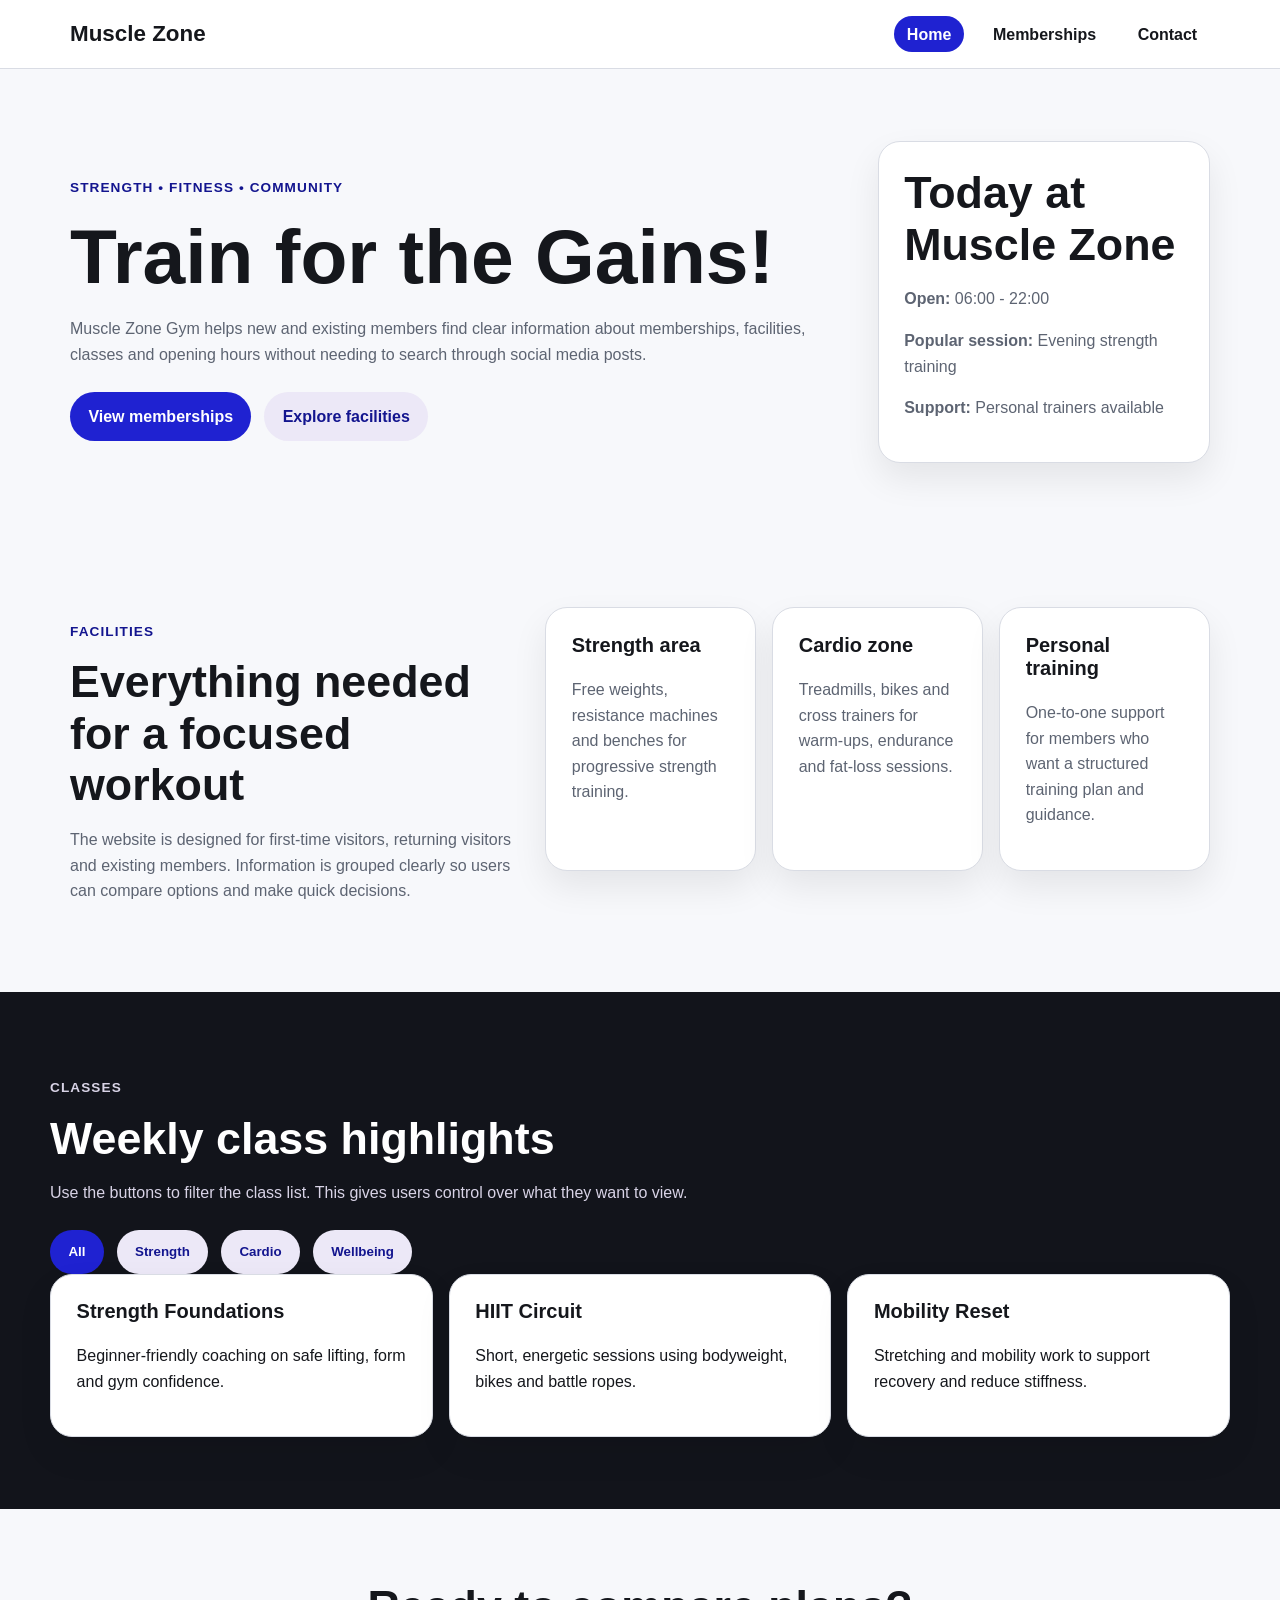
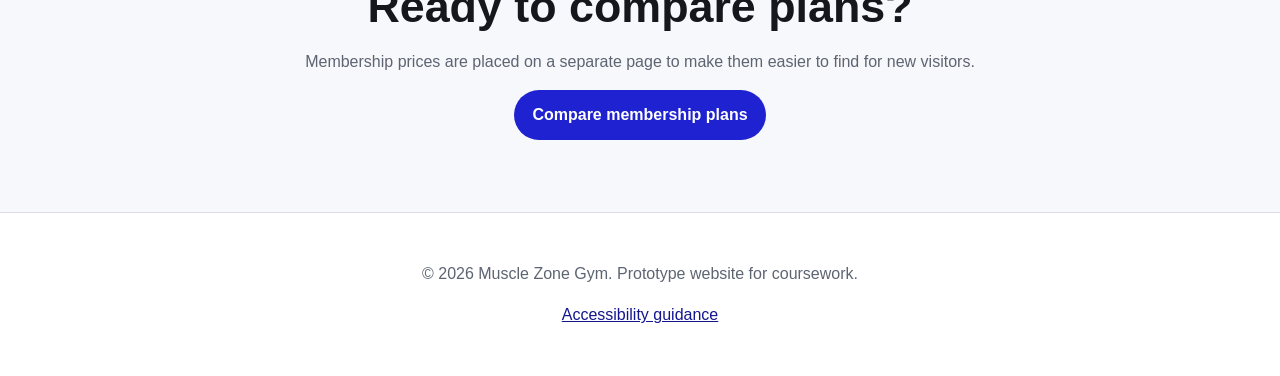
<file: index.html>
<!DOCTYPE html>
<html lang="en-GB">
<head>
  <meta charset="UTF-8">
  <meta name="viewport" content="width=device-width, initial-scale=1.0">
  <meta name="description" content="Muscle Zone Gym - accessible gym website prototype for memberships, classes and contact information.">
  <title>Muscle Zone Gym | Home</title>
  <link rel="stylesheet" href="css/style.css">
</head>
<body>
  <a class="skip-link" href="#main-content">Skip to main content</a>

  <header class="site-header">
    <nav class="navbar" aria-label="Main navigation">
      <a class="logo" href="index.html" aria-label="Muscle Zone Gym home">Muscle Zone</a>
      <button class="menu-toggle" type="button" aria-label="Open navigation menu" aria-expanded="false">
        ☰
      </button>
      <ul class="nav-links" id="primary-navigation">
        <li><a href="index.html" aria-current="page">Home</a></li>
        <li><a href="membership.html">Memberships</a></li>
        <li><a href="contact.html">Contact</a></li>
      </ul>
    </nav>
  </header>

  <main id="main-content">
    <section class="hero section-padding">
      <div class="hero-content">
        <p class="eyebrow">Strength • Fitness • Community</p>
        <h1>Train for the Gains!</h1>
        <p>
          Muscle Zone Gym helps new and existing members find clear information about memberships,
          facilities, classes and opening hours without needing to search through social media posts.
        </p>
        <div class="button-group">
          <a class="btn btn-primary" href="membership.html">View memberships</a>
          <a class="btn btn-secondary" href="#services">Explore facilities</a>
        </div>
      </div>
      <section class="hero-card" aria-label="Gym opening summary">
        <h2>Today at Muscle Zone</h2>
        <p><strong>Open:</strong> 06:00 - 22:00</p>
        <p><strong>Popular session:</strong> Evening strength training</p>
        <p><strong>Support:</strong> Personal trainers available</p>
      </section>
    </section>

    <section class="section-padding intro-grid" id="services">
      <div>
        <p class="eyebrow">Facilities</p>
        <h2>Everything needed for a focused workout</h2>
        <p>
          The website is designed for first-time visitors, returning visitors and existing members.
          Information is grouped clearly so users can compare options and make quick decisions.
        </p>
      </div>
      <div class="cards-grid">
        <article class="info-card">
          <h3>Strength area</h3>
          <p>Free weights, resistance machines and benches for progressive strength training.</p>
        </article>
        <article class="info-card">
          <h3>Cardio zone</h3>
          <p>Treadmills, bikes and cross trainers for warm-ups, endurance and fat-loss sessions.</p>
        </article>
        <article class="info-card">
          <h3>Personal training</h3>
          <p>One-to-one support for members who want a structured training plan and guidance.</p>
        </article>
      </div>
    </section>

    <section class="section-padding dark-section">
      <div class="section-heading">
        <p class="eyebrow">Classes</p>
        <h2>Weekly class highlights</h2>
        <p>Use the buttons to filter the class list. This gives users control over what they want to view.</p>
      </div>

      <section class="filter-controls" aria-label="Class filters">
        <button class="filter-btn active" type="button" data-filter="all">All</button>
        <button class="filter-btn" type="button" data-filter="strength">Strength</button>
        <button class="filter-btn" type="button" data-filter="cardio">Cardio</button>
        <button class="filter-btn" type="button" data-filter="wellbeing">Wellbeing</button>
      </section>

      <div class="class-list" aria-live="polite">
        <article class="class-card" data-category="strength">
          <h3>Strength Foundations</h3>
          <p>Beginner-friendly coaching on safe lifting, form and gym confidence.</p>
        </article>
        <article class="class-card" data-category="cardio">
          <h3>HIIT Circuit</h3>
          <p>Short, energetic sessions using bodyweight, bikes and battle ropes.</p>
        </article>
        <article class="class-card" data-category="wellbeing">
          <h3>Mobility Reset</h3>
          <p>Stretching and mobility work to support recovery and reduce stiffness.</p>
        </article>
      </div>
    </section>

    <section class="section-padding cta-section">
      <h2>Ready to compare plans?</h2>
      <p>Membership prices are placed on a separate page to make them easier to find for new visitors.</p>
      <a class="btn btn-primary" href="membership.html">Compare membership plans</a>
    </section>
  </main>

  <footer class="site-footer">
    <p>&copy; 2026 Muscle Zone Gym. Prototype website for coursework.</p>
    <p><a href="https://www.w3.org/WAI/standards-guidelines/wcag/" target="_blank" rel="noopener noreferrer">Accessibility guidance</a></p>
  </footer>

  <script src="js/script.js"></script>
</body>
</html>
</file>
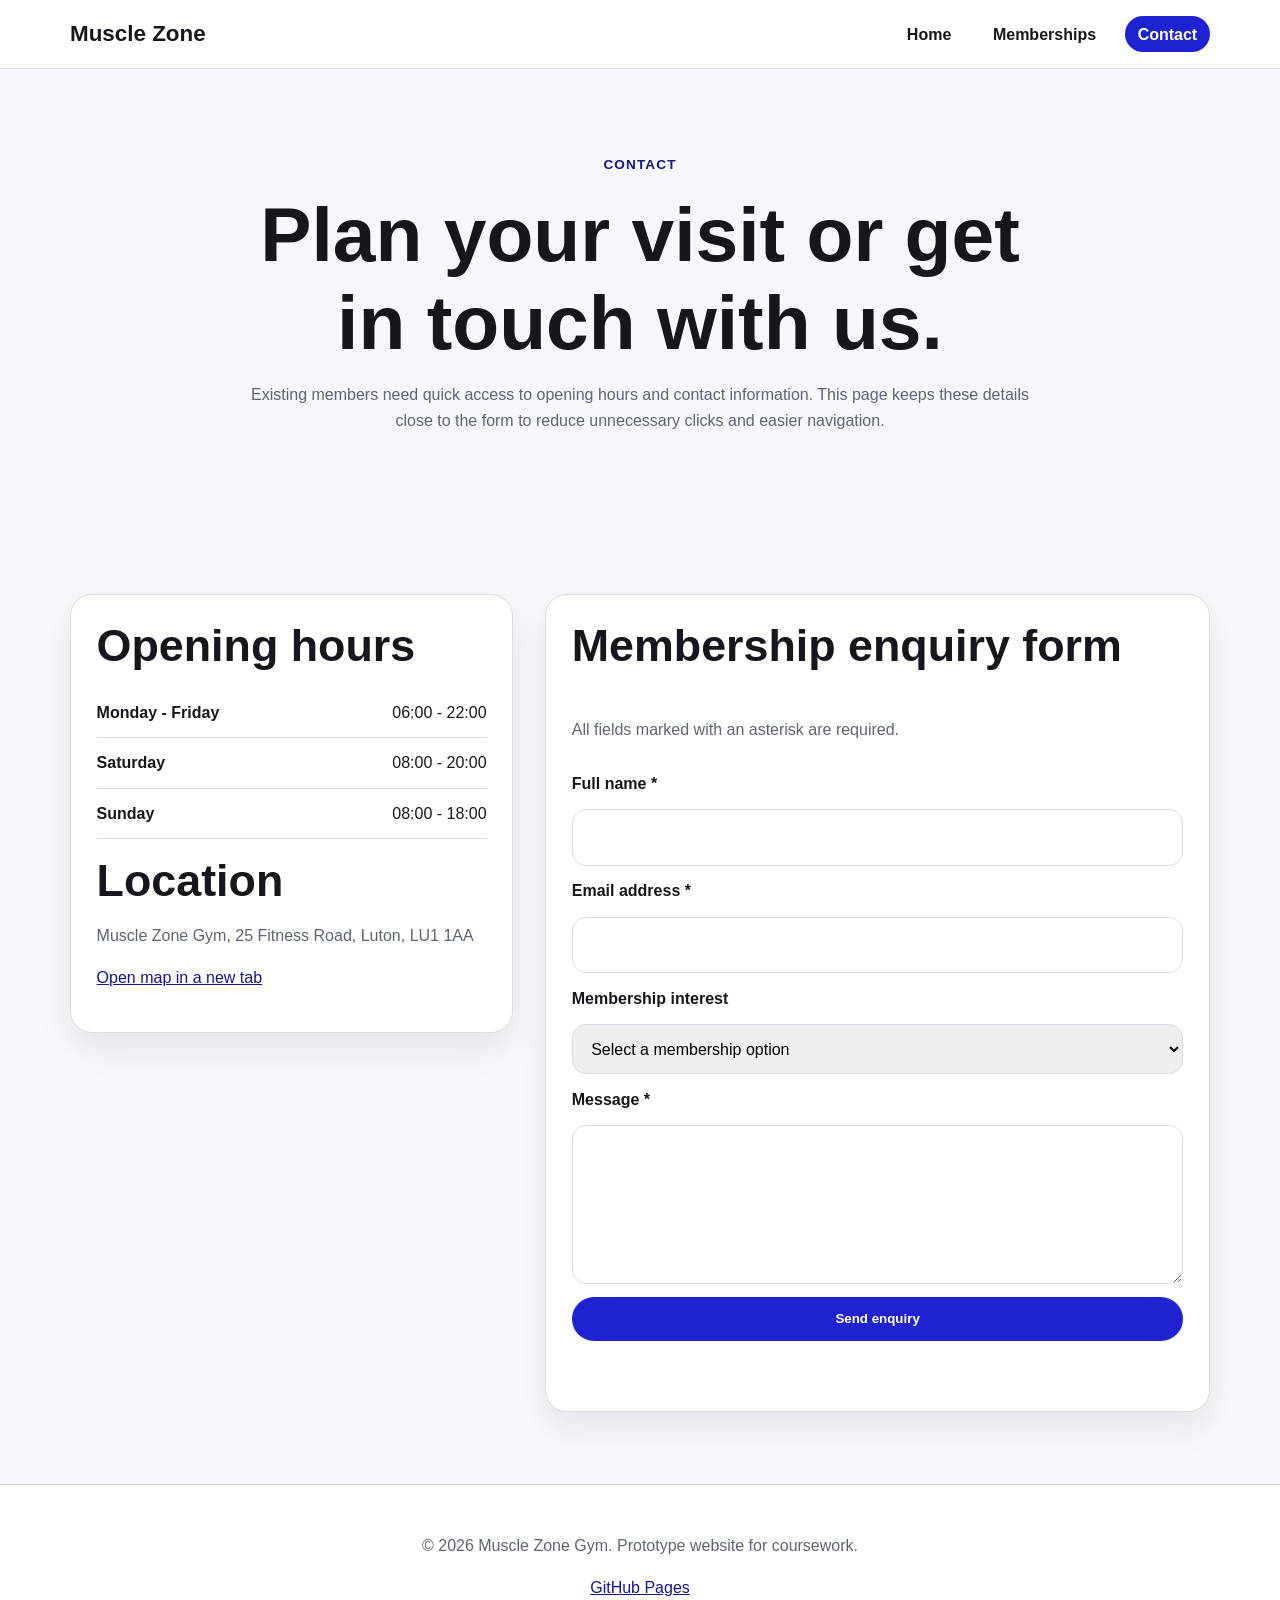
<file: contact.html>
<!DOCTYPE html>
<html lang="en-GB">
<head>
  <meta charset="UTF-8">
  <meta name="viewport" content="width=device-width, initial-scale=1.0">
  <meta name="description" content="Contact Muscle Zone Gym, view opening hours and send a membership enquiry.">
  <title>Muscle Zone Gym | Contact</title>
  <link rel="stylesheet" href="css/style.css">
</head>
<body>
  <a class="skip-link" href="#main-content">Skip to main content</a>

  <header class="site-header">
    <nav class="navbar" aria-label="Main navigation">
      <a class="logo" href="index.html" aria-label="Muscle Zone Gym home">Muscle Zone</a>
      <button class="menu-toggle" type="button" aria-label="Open navigation menu" aria-expanded="false">☰</button>
      <ul class="nav-links" id="primary-navigation">
        <li><a href="index.html">Home</a></li>
        <li><a href="membership.html">Memberships</a></li>
        <li><a href="contact.html" aria-current="page">Contact</a></li>
      </ul>
    </nav>
  </header>

  <main id="main-content">
    <section class="page-hero section-padding">
      <p class="eyebrow">Contact</p>
      <h1>Plan your visit or get in touch with us.</h1>
      <p>
        Existing members need quick access to opening hours and contact information. This page keeps
        these details close to the form to reduce unnecessary clicks and easier navigation.
      </p>
    </section>

    <section class="section-padding contact-grid">
      <div class="contact-panel">
        <h2>Opening hours</h2>
        <dl class="hours-list">
          <div><dt>Monday - Friday</dt><dd>06:00 - 22:00</dd></div>
          <div><dt>Saturday</dt><dd>08:00 - 20:00</dd></div>
          <div><dt>Sunday</dt><dd>08:00 - 18:00</dd></div>
        </dl>

        <h2>Location</h2>
        <p>Muscle Zone Gym, 25 Fitness Road, Luton, LU1 1AA</p>
        <p><a href="https://www.google.com/maps" target="_blank" rel="noopener noreferrer">Open map in a new tab</a></p>
      </div>

      <form class="contact-form" id="join-form" novalidate>
        <h2>Membership enquiry form</h2>
        <p>All fields marked with an asterisk are required.</p>

        <label for="name">Full name *</label>
        <input type="text" id="name" name="name" autocomplete="name" required>

        <label for="email">Email address *</label>
        <input type="email" id="email" name="email" autocomplete="email" required>

        <label for="plan">Membership interest</label>
        <select id="plan" name="plan" required>
          <option value="" selected disabled>Select a membership option</option>
          <option value="student">Student membership</option>
          <option value="standard">Standard membership</option>
          <option value="premium">Premium membership</option>
          <option value="personal-training">Personal training</option>
</select>

        <label for="message">Message *</label>
        <textarea id="message" name="message" rows="5" required></textarea>

        <button class="btn btn-primary" type="submit">Send enquiry</button>
        <p class="form-message" id="form-message" aria-live="polite"></p>
      </form>
    </section>
  </main>

  <footer class="site-footer">
    <p>&copy; 2026 Muscle Zone Gym. Prototype website for coursework.</p>
    <p><a href="https://pages.github.com/" target="_blank" rel="noopener noreferrer">GitHub Pages</a></p>
  </footer>

  <script src="js/script.js"></script>
</body>
</html>
</file>
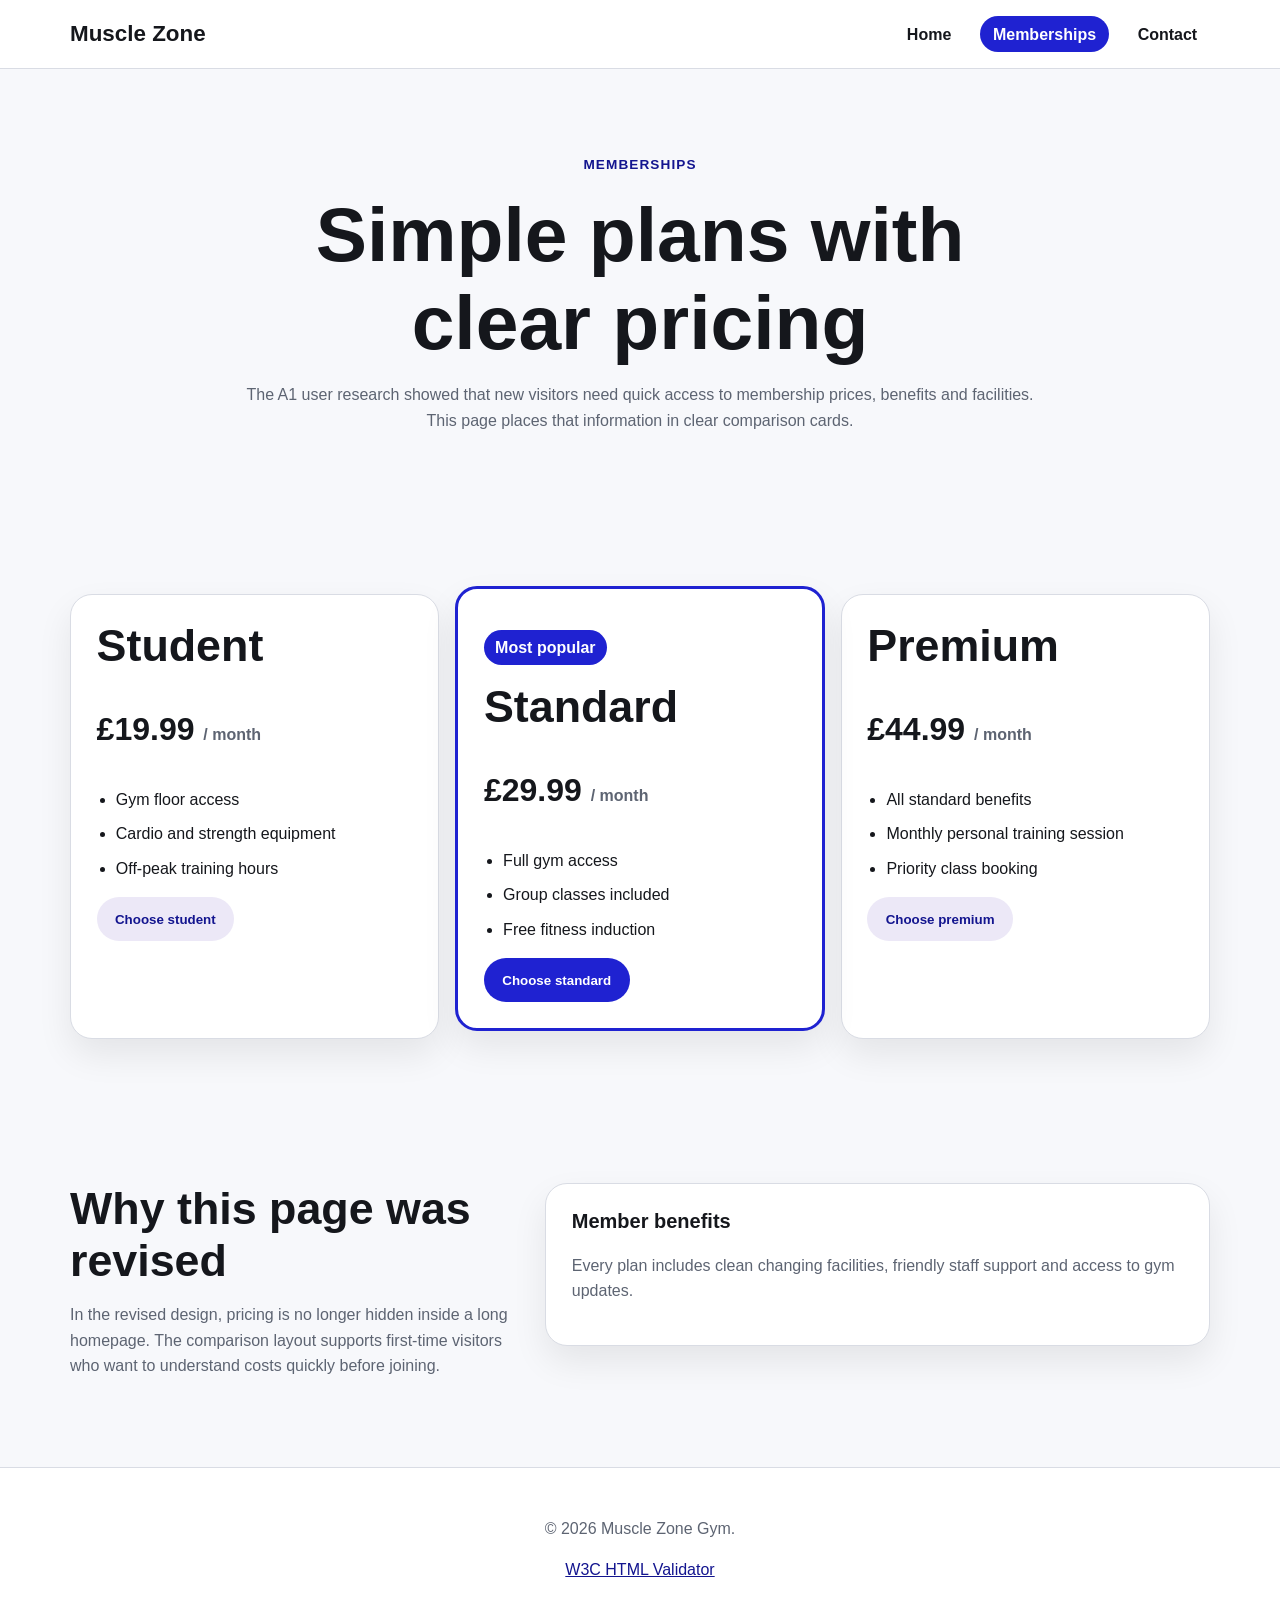
<file: membership.html>
<!DOCTYPE html>
<html lang="en-GB">
<head>
  <meta charset="UTF-8">
  <meta name="viewport" content="width=device-width, initial-scale=1.0">
  <meta name="description" content="Compare Muscle Zone Gym membership plans and choose the best option.">
  <title>Muscle Zone Gym | Memberships</title>
  <link rel="stylesheet" href="css/style.css">
</head>
<body>
  <a class="skip-link" href="#main-content">Skip to main content</a>

  <header class="site-header">
    <nav class="navbar" aria-label="Main navigation">
      <a class="logo" href="index.html" aria-label="Muscle Zone Gym home">Muscle Zone</a>
      <button class="menu-toggle" type="button" aria-label="Open navigation menu" aria-expanded="false">☰</button>
      <ul class="nav-links" id="primary-navigation">
        <li><a href="index.html">Home</a></li>
        <li><a href="membership.html" aria-current="page">Memberships</a></li>
        <li><a href="contact.html">Contact</a></li>
      </ul>
    </nav>
  </header>

  <main id="main-content">
    <section class="page-hero section-padding">
      <p class="eyebrow">Memberships</p>
      <h1>Simple plans with clear pricing</h1>
      <p>
        The A1 user research showed that new visitors need quick access to membership prices,
        benefits and facilities. This page places that information in clear comparison cards.
      </p>
    </section>

    <section class="section-padding pricing-grid" aria-label="Membership plans">
      <article class="price-card">
        <h2>Student</h2>
        <p class="price">£19.99 <span>/ month</span></p>
        <ul>
          <li>Gym floor access</li>
          <li>Cardio and strength equipment</li>
          <li>Off-peak training hours</li>
        </ul>
        <button class="btn btn-secondary open-plan" type="button" data-plan="Student Membership">Choose student</button>
      </article>

      <article class="price-card featured">
        <p class="popular-label">Most popular</p>
        <h2>Standard</h2>
        <p class="price">£29.99 <span>/ month</span></p>
        <ul>
          <li>Full gym access</li>
          <li>Group classes included</li>
          <li>Free fitness induction</li>
        </ul>
        <button class="btn btn-primary open-plan" type="button" data-plan="Standard Membership">Choose standard</button>
      </article>

      <article class="price-card">
        <h2>Premium</h2>
        <p class="price">£44.99 <span>/ month</span></p>
        <ul>
          <li>All standard benefits</li>
          <li>Monthly personal training session</li>
          <li>Priority class booking</li>
        </ul>
        <button class="btn btn-secondary open-plan" type="button" data-plan="Premium Membership">Choose premium</button>
      </article>
    </section>

    <section class="section-padding two-column">
      <div>
        <h2>Why this page was revised</h2>
        <p>
          In the revised design, pricing is no longer hidden inside a long homepage. The comparison
          layout supports first-time visitors who want to understand costs quickly before joining.
        </p>
      </div>
      <div class="info-card">
        <h3>Member benefits</h3>
        <p>Every plan includes clean changing facilities, friendly staff support and access to gym updates.</p>
      </div>
    </section>
  </main>

  <div class="modal" id="plan-modal" role="dialog" aria-modal="true" aria-labelledby="modal-title" hidden>
    <div class="modal-content">
      <button class="modal-close" type="button" aria-label="Close membership information">&times;</button>
      <h2 id="modal-title">Membership selected</h2>
      <p id="modal-text">You selected a membership plan.</p>
      <a class="btn btn-primary" href="contact.html#join-form">Continue to enquiry form</a>
    </div>
  </div>

  <footer class="site-footer">
    <p>&copy; 2026 Muscle Zone Gym.</p>
    <p><a href="https://validator.w3.org/" target="_blank" rel="noopener noreferrer">W3C HTML Validator</a></p>
  </footer>

  <script src="js/script.js"></script>
</body>
</html>
</file>
<file: css/style.css>
/* ==============================
   Muscle Zone Gym - Main Styles
   Custom CSS written for Assignment 2
   ============================== */

:root {
  --colour-bg: #f7f8fb;
  --colour-text: #15171c;
  --colour-muted: #5d6472;
  --colour-primary: #1f22d1;
  --colour-primary-dark: #13158f;
  --colour-dark: #12141b;
  --colour-card: #ffffff;
  --colour-border: #d9dce4;
  --shadow-soft: 0 16px 35px rgba(0, 0, 0, 0.08);
  --radius-lg: 22px;
  --radius-md: 14px;
}

* {
  box-sizing: border-box;
}

html {
  scroll-behavior: smooth;
}

body {
  margin: 0;
  font-family: Arial, Helvetica, sans-serif;
  line-height: 1.6;
  color: var(--colour-text);
  background: var(--colour-bg);
}

img {
  max-width: 100%;
  height: auto;
}

a {
  color: var(--colour-primary-dark);
}

a:focus,
button:focus,
input:focus,
select:focus,
textarea:focus {
  outline: 3px solid #ffbf47;
  outline-offset: 3px;
}

.skip-link {
  position: absolute;
  left: 1rem;
  top: -100px;
  background: var(--colour-dark);
  color: #fff;
  padding: 0.8rem 1rem;
  z-index: 10;
}

.skip-link:focus {
  top: 1rem;
}

/* Header and navigation */
.site-header {
  background: #fff;
  border-bottom: 1px solid var(--colour-border);
  position: sticky;
  top: 0;
  z-index: 5;
}

.navbar {
  max-width: 1180px;
  margin: 0 auto;
  padding: 1rem 1.25rem;
  display: flex;
  justify-content: space-between;
  align-items: center;
}

.logo {
  font-weight: 800;
  font-size: 1.4rem;
  text-decoration: none;
  color: var(--colour-text);
}

.nav-links {
  display: flex;
  gap: 1rem;
  align-items: center;
  margin: 0;
  padding: 0;
  list-style: none;
}

.nav-links a {
  color: var(--colour-text);
  font-weight: 700;
  text-decoration: none;
  padding: 0.6rem 0.8rem;
  border-radius: 999px;
}

.nav-links a:hover,
.nav-links a[aria-current="page"] {
  background: var(--colour-primary);
  color: #fff;
}

.menu-toggle {
  display: none;
  border: 0;
  background: var(--colour-primary);
  color: #fff;
  padding: 0.65rem 0.8rem;
  border-radius: 10px;
  font-size: 1.2rem;
  cursor: pointer;
}

/* Shared layout */
.section-padding {
  max-width: 1180px;
  margin: 0 auto;
  padding: 4.5rem 1.25rem;
}

.eyebrow {
  color: var(--colour-primary-dark);
  font-weight: 800;
  text-transform: uppercase;
  letter-spacing: 0.08em;
  font-size: 0.85rem;
}

h1,
h2,
h3 {
  line-height: 1.15;
  margin-top: 0;
}

h1 {
  font-size: clamp(2.4rem, 7vw, 4.8rem);
  margin-bottom: 1rem;
}

h2 {
  font-size: clamp(1.8rem, 4vw, 2.8rem);
  margin-bottom: 1rem;
}

h3 {
  font-size: 1.25rem;
}

p {
  color: var(--colour-muted);
}

.button-group,
.filter-controls {
  display: flex;
  flex-wrap: wrap;
  gap: 0.8rem;
  margin-top: 1.5rem;
}

.btn,
.filter-btn {
  border: 0;
  border-radius: 999px;
  display: inline-flex;
  align-items: center;
  justify-content: center;
  min-height: 44px;
  padding: 0.75rem 1.15rem;
  font-weight: 800;
  text-decoration: none;
  cursor: pointer;
}

.btn-primary,
.filter-btn.active {
  background: var(--colour-primary);
  color: #fff;
}

.btn-secondary,
.filter-btn {
  background: #ece8f7;
  color: var(--colour-primary-dark);
}

/* Home page */
.hero {
  display: grid;
  grid-template-columns: minmax(0, 1.4fr) minmax(280px, 0.6fr);
  gap: 2rem;
  align-items: center;
}

.hero-card,
.info-card,
.price-card,
.contact-panel,
.contact-form,
.class-card {
  background: var(--colour-card);
  border: 1px solid var(--colour-border);
  border-radius: var(--radius-lg);
  box-shadow: var(--shadow-soft);
  padding: 1.6rem;
}

.intro-grid,
.two-column,
.contact-grid {
  display: grid;
  grid-template-columns: 0.8fr 1.2fr;
  gap: 2rem;
  align-items: start;
}

.cards-grid,
.pricing-grid,
.class-list {
  display: grid;
  grid-template-columns: repeat(3, minmax(0, 1fr));
  gap: 1rem;
}

.dark-section {
  max-width: 100%;
  background: var(--colour-dark);
  color: #fff;
}

.dark-section .section-heading,
.dark-section .filter-controls,
.dark-section .class-list {
  max-width: 1180px;
  margin-left: auto;
  margin-right: auto;
}

.dark-section p,
.dark-section .eyebrow {
  color: #d8d3e6;
}

.class-card h3,
.class-card p {
  color: var(--colour-text);
}

.cta-section {
  text-align: center;
}

/* Membership page */
.page-hero {
  text-align: center;
  max-width: 850px;
}

.price-card ul {
  padding-left: 1.2rem;
}

.price-card li {
  margin-bottom: 0.55rem;
}

.price-card.featured {
  border: 3px solid var(--colour-primary);
  transform: translateY(-0.5rem);
}

.price {
  font-size: 2rem;
  font-weight: 900;
  color: var(--colour-text);
}

.price span {
  font-size: 1rem;
  color: var(--colour-muted);
}

.popular-label {
  display: inline-block;
  background: var(--colour-primary);
  color: #fff;
  padding: 0.3rem 0.7rem;
  border-radius: 999px;
  font-weight: 800;
}

/* Modal */
.modal {
  position: fixed;
  inset: 0;
  background: rgba(0, 0, 0, 0.65);
  display: grid;
  place-items: center;
  padding: 1rem;
  z-index: 20;
}
.modal[hidden] {
  display: none;
}

.modal-content {
  background: #fff;
  max-width: 460px;
  width: 100%;
  padding: 2rem;
  border-radius: var(--radius-lg);
  position: relative;
}

.modal-close {
  position: absolute;
  right: 1rem;
  top: 1rem;
  background: #ece8f7;
  border: 0;
  border-radius: 50%;
  width: 38px;
  height: 38px;
  cursor: pointer;
  font-size: 1.5rem;
}

/* Contact page */
.hours-list div {
  display: flex;
  justify-content: space-between;
  border-bottom: 1px solid var(--colour-border);
  padding: 0.75rem 0;
  gap: 1rem;
}

.hours-list dt {
  font-weight: 800;
}

.hours-list dd {
  margin: 0;
}

.contact-form {
  display: flex;
  flex-direction: column;
  gap: 0.8rem;
}

label {
  font-weight: 800;
}

input,
select,
textarea {
  width: 100%;
  border: 1px solid var(--colour-border);
  border-radius: var(--radius-md);
  padding: 0.9rem;
  font: inherit;
}

.form-message {
  font-weight: 800;
}

.site-footer {
  text-align: center;
  padding: 2rem 1rem;
  background: #fff;
  border-top: 1px solid var(--colour-border);
}

/* Responsive design */
@media (max-width: 850px) {
  .menu-toggle {
    display: inline-flex;
  }

  .nav-links {
    position: absolute;
    top: 100%;
    left: 0;
    right: 0;
    background: #fff;
    border-bottom: 1px solid var(--colour-border);
    flex-direction: column;
    align-items: stretch;
    padding: 1rem;
    display: none;
  }

  .nav-links.open {
    display: flex;
  }

  .nav-links a {
    display: block;
  }

  .hero,
  .intro-grid,
  .two-column,
  .contact-grid,
  .pricing-grid,
  .cards-grid,
  .class-list {
    grid-template-columns: 1fr;
  }

  .price-card.featured {
    transform: none;
  }
}

@media (max-width: 520px) {
  .section-padding {
    padding: 3rem 1rem;
  }

  .hours-list div {
    flex-direction: column;
  }

  .btn,
  .filter-btn {
    width: 100%;
  }
}
</file>
